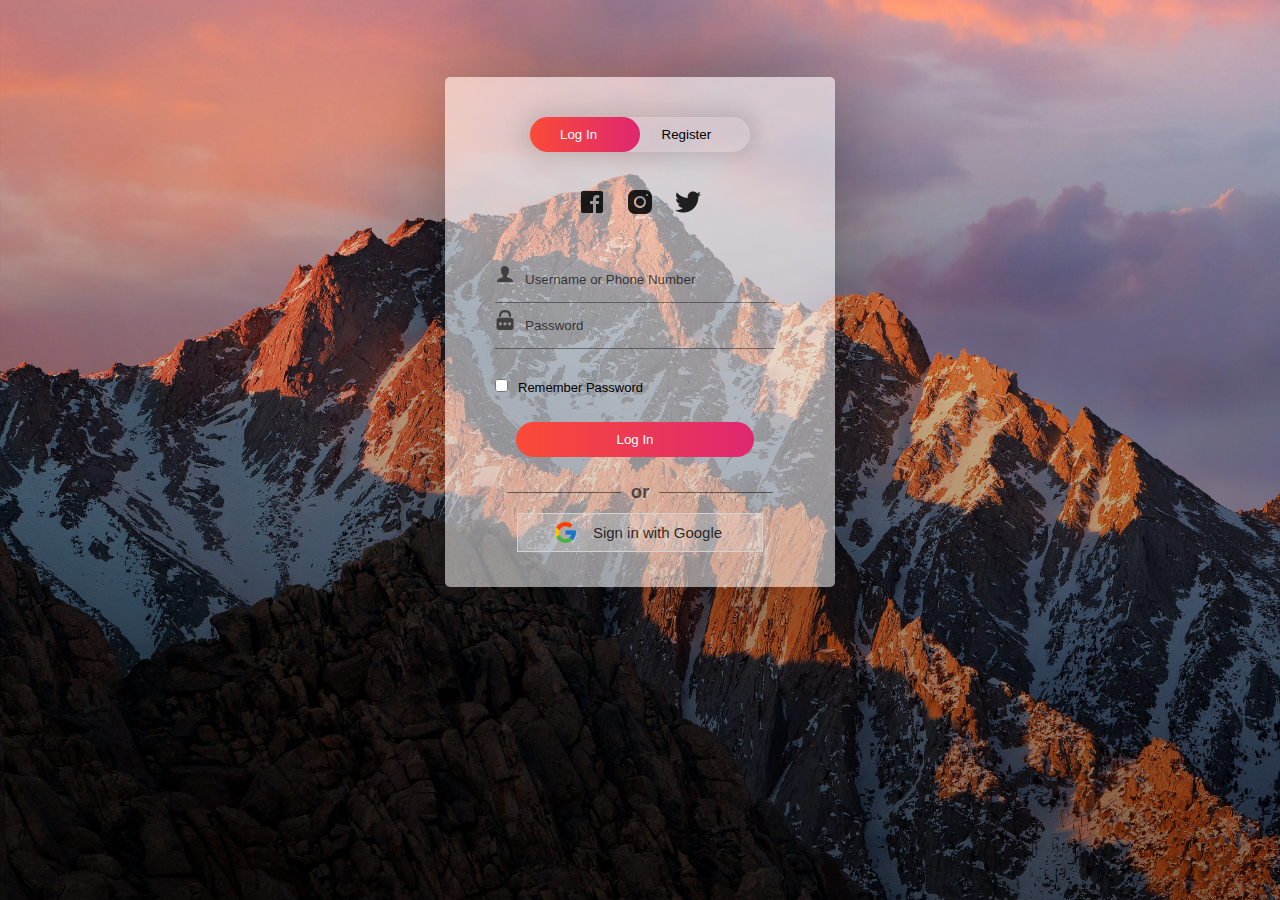
<file: login.html>
<!DOCTYPE html>
<html>
<head>
	<link rel="shortcut icon" type="png" href="images/icon/favicon.png">
	<title>Login SignUp</title>
	<link rel="stylesheet" type="text/css" href="loginStyle.css">
	<script src="https://ajax.googleapis.com/ajax/libs/jquery/3.4.1/jquery.min.js"></script>

  <!-- It will redirect to the Home Page after submitting the form -->
  <script>
  $(document).ready(function(){
    $("form").submit(function(){
      alert("Great Job !");
    });
  });
  </script>
</head>
<body>
		<div class="form-box">
			<div class="button-box">
				<div id="btn"></div>
				<button type="button" class="toggle-btn" id="log" onclick="login()" style="color: #fff;">Log In</button>
				<button type="button" class="toggle-btn" id="reg" onclick="register()">Register</button>
			</div>
			<div class="social-icons">
				<img src="images/icon/fb2.png">
				<img src="images/icon/insta2.png">
				<img src="images/icon/tt2.png">
			</div>
			
			<!-- Login Form -->
			<form id="login" class="input-group" action="index.html">
				<div class="inp">
					<img src="images/icon/user.png"><input type="text" id="email" class="input-field" placeholder="Username or Phone Number" style="width: 88%; border:none;" required="required">
				</div>
				<div class="inp">
					<img src="images/icon/password.png"><input type="password" id="password" class="input-field" placeholder="Password" style="width: 88%; border: none;" required="required">
				</div>
				<input type="checkbox" class="check-box">Remember Password
				<button type="submit" class="submit-btn">Log In</button>
			</form>


			<div class="other" id="other">
				<div class="instead">
					<h3>or</h3>
				</div>
				<button class="connect" onclick="google()">
					<img src="images/icon/google.png"><span>Sign in with Google</span>
				</button>
			</div>
			
			<!-- Registration Form -->
			<form id="register" class="input-group">
				<input type="text" class="input-field" placeholder="Full Name" required="required">
				<input type="email" class="input-field" placeholder="Email Address" required="required">
				<input type="password" class="input-field" placeholder="Create Password" name="psame" required="required">
				<input type="password" class="input-field" placeholder="Confirm Password" name="psame" required="required">
				<input type="checkbox" class="check-box" id="chkAgree" onclick="goFurther()">I agree to the Terms & Conditions
				<button type="submit" id="btnSubmit" class="submit-btn reg-btn">Register</button>
			</form>
		</div>
		<script type="text/javascript" src="script.js"></script>
</body>
</html>
</file>
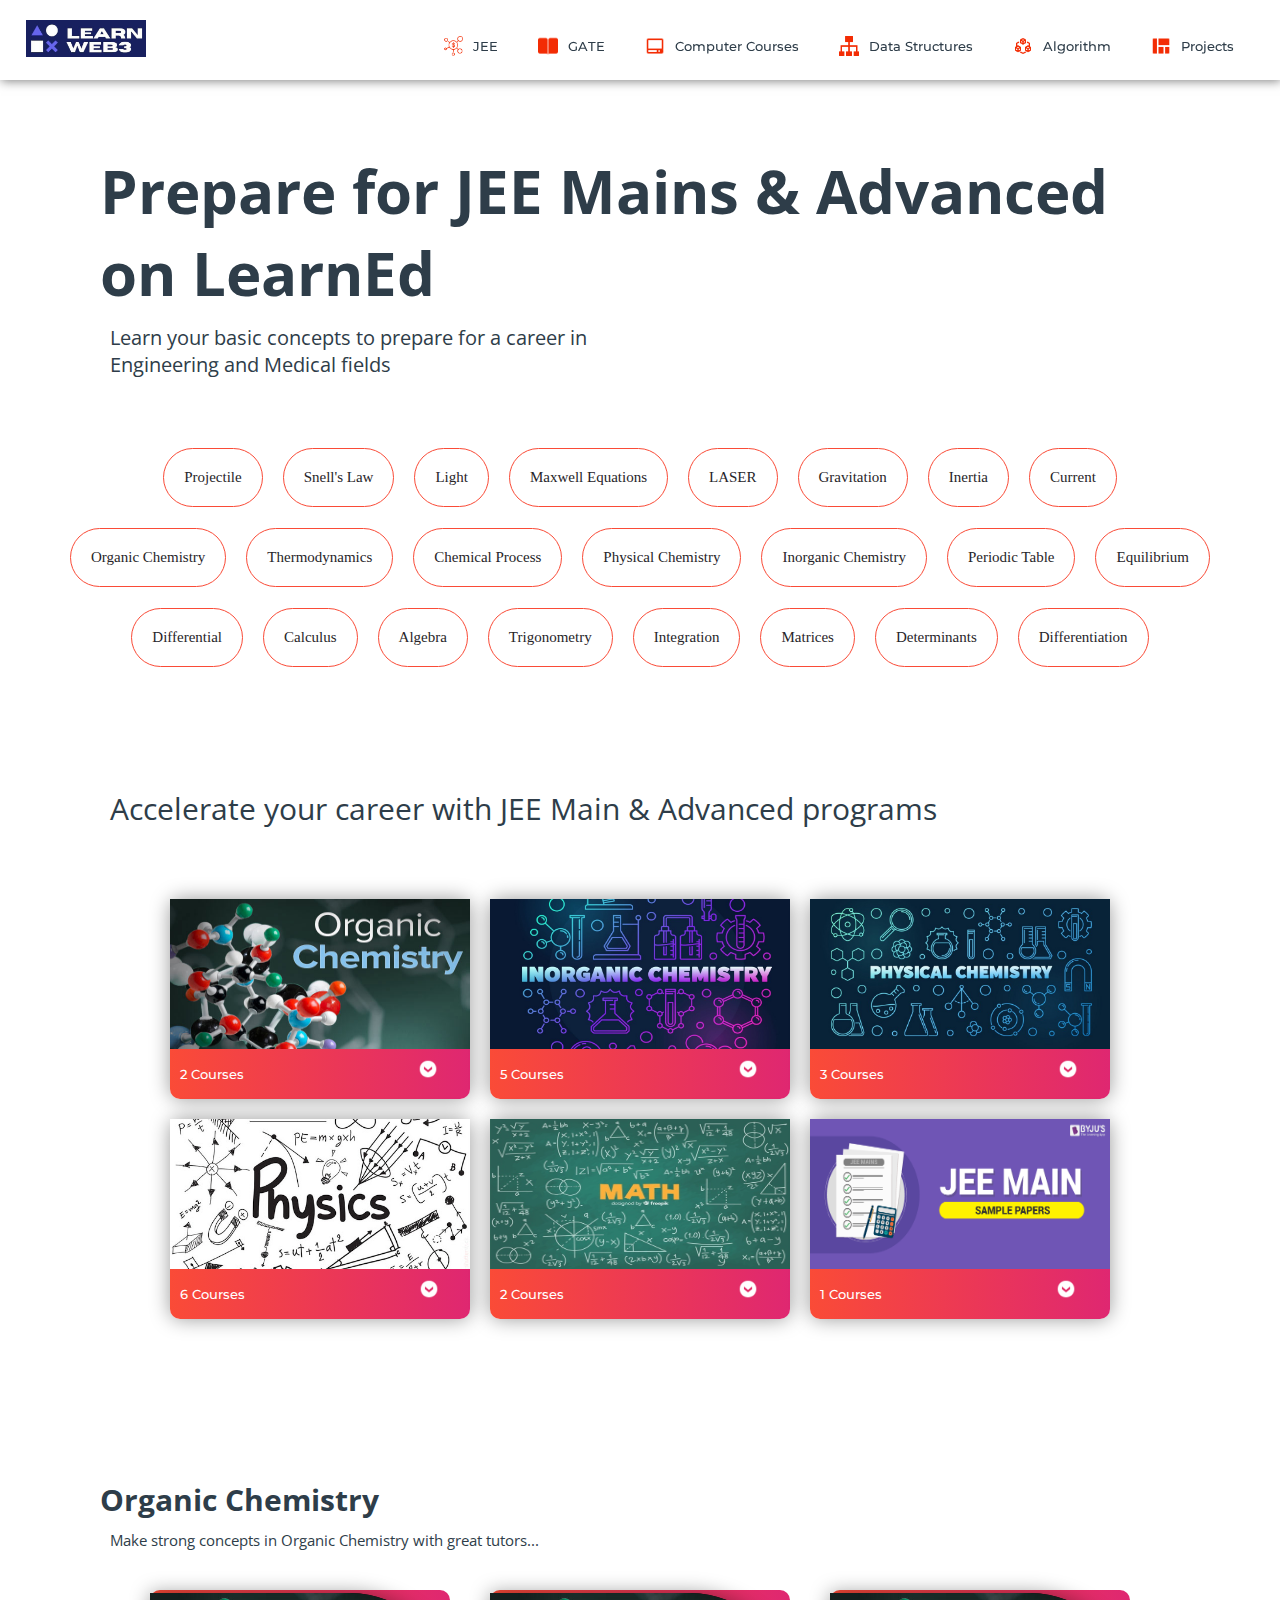
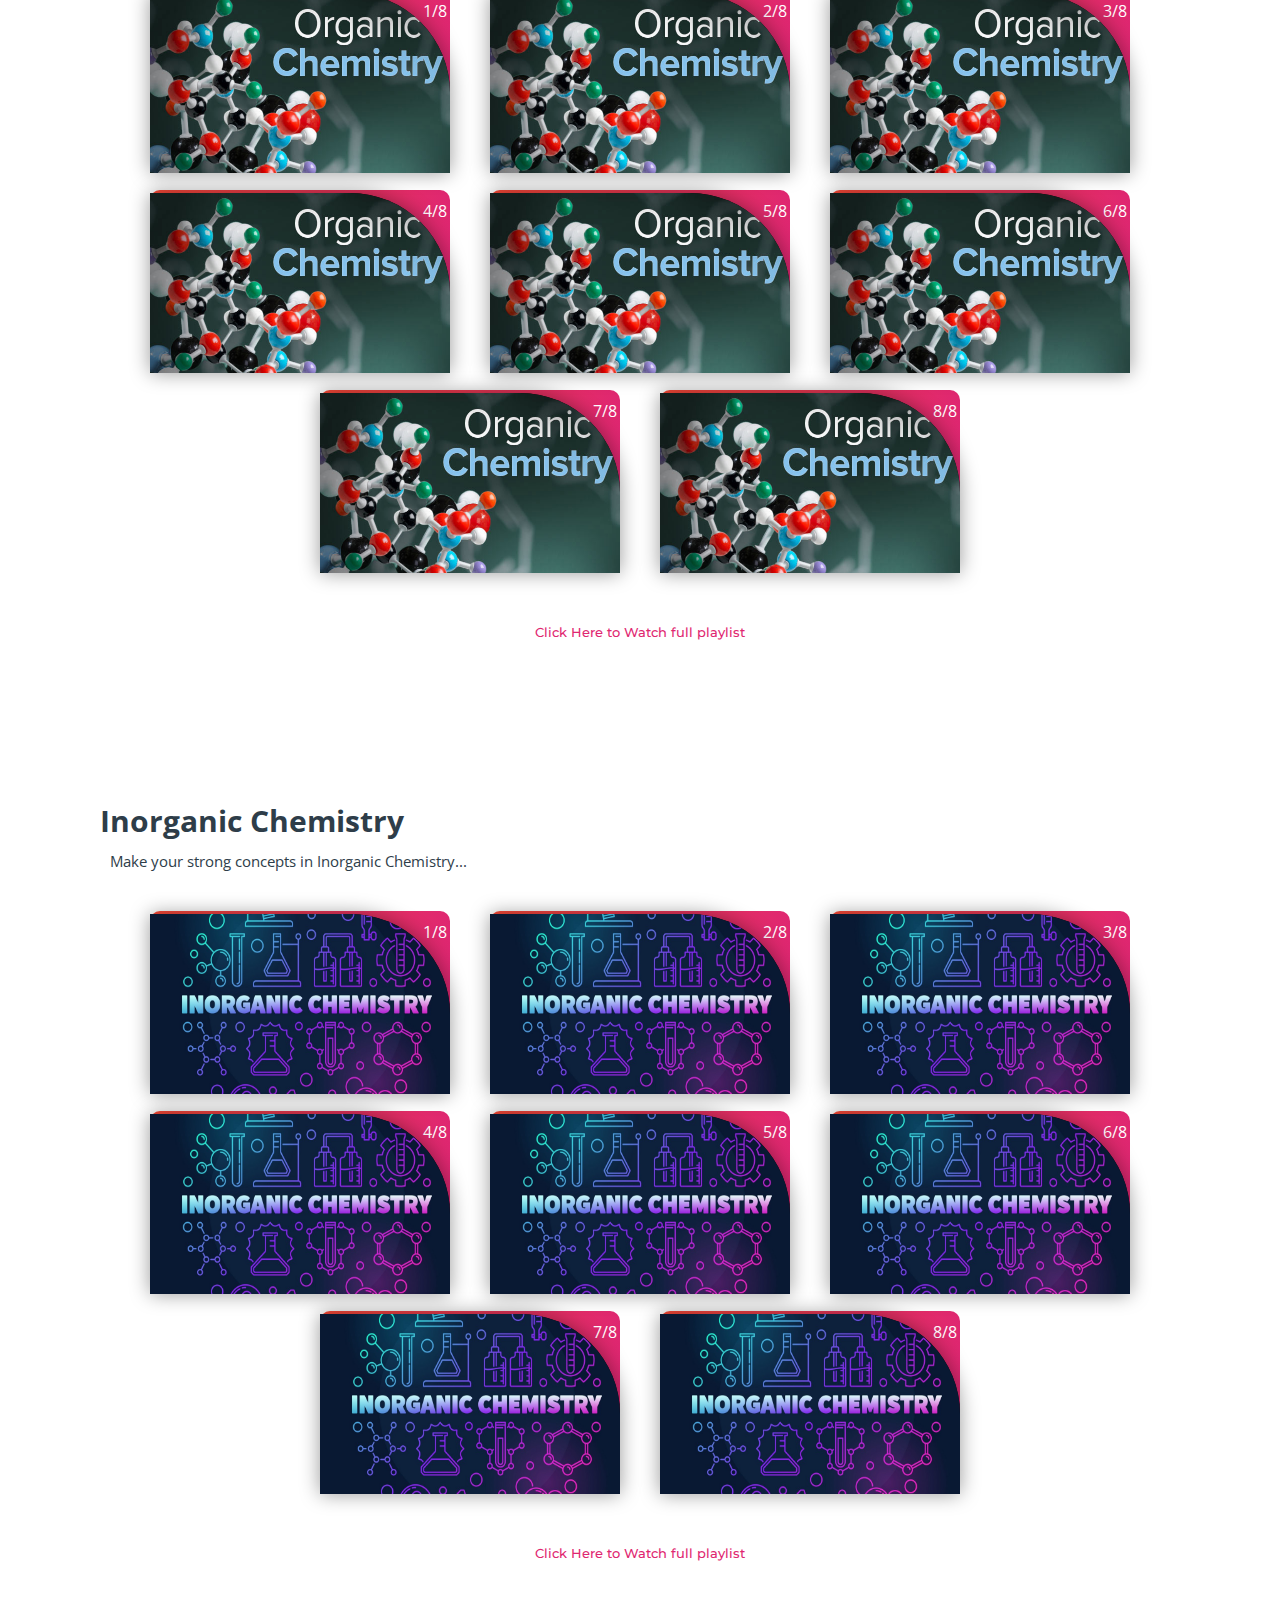
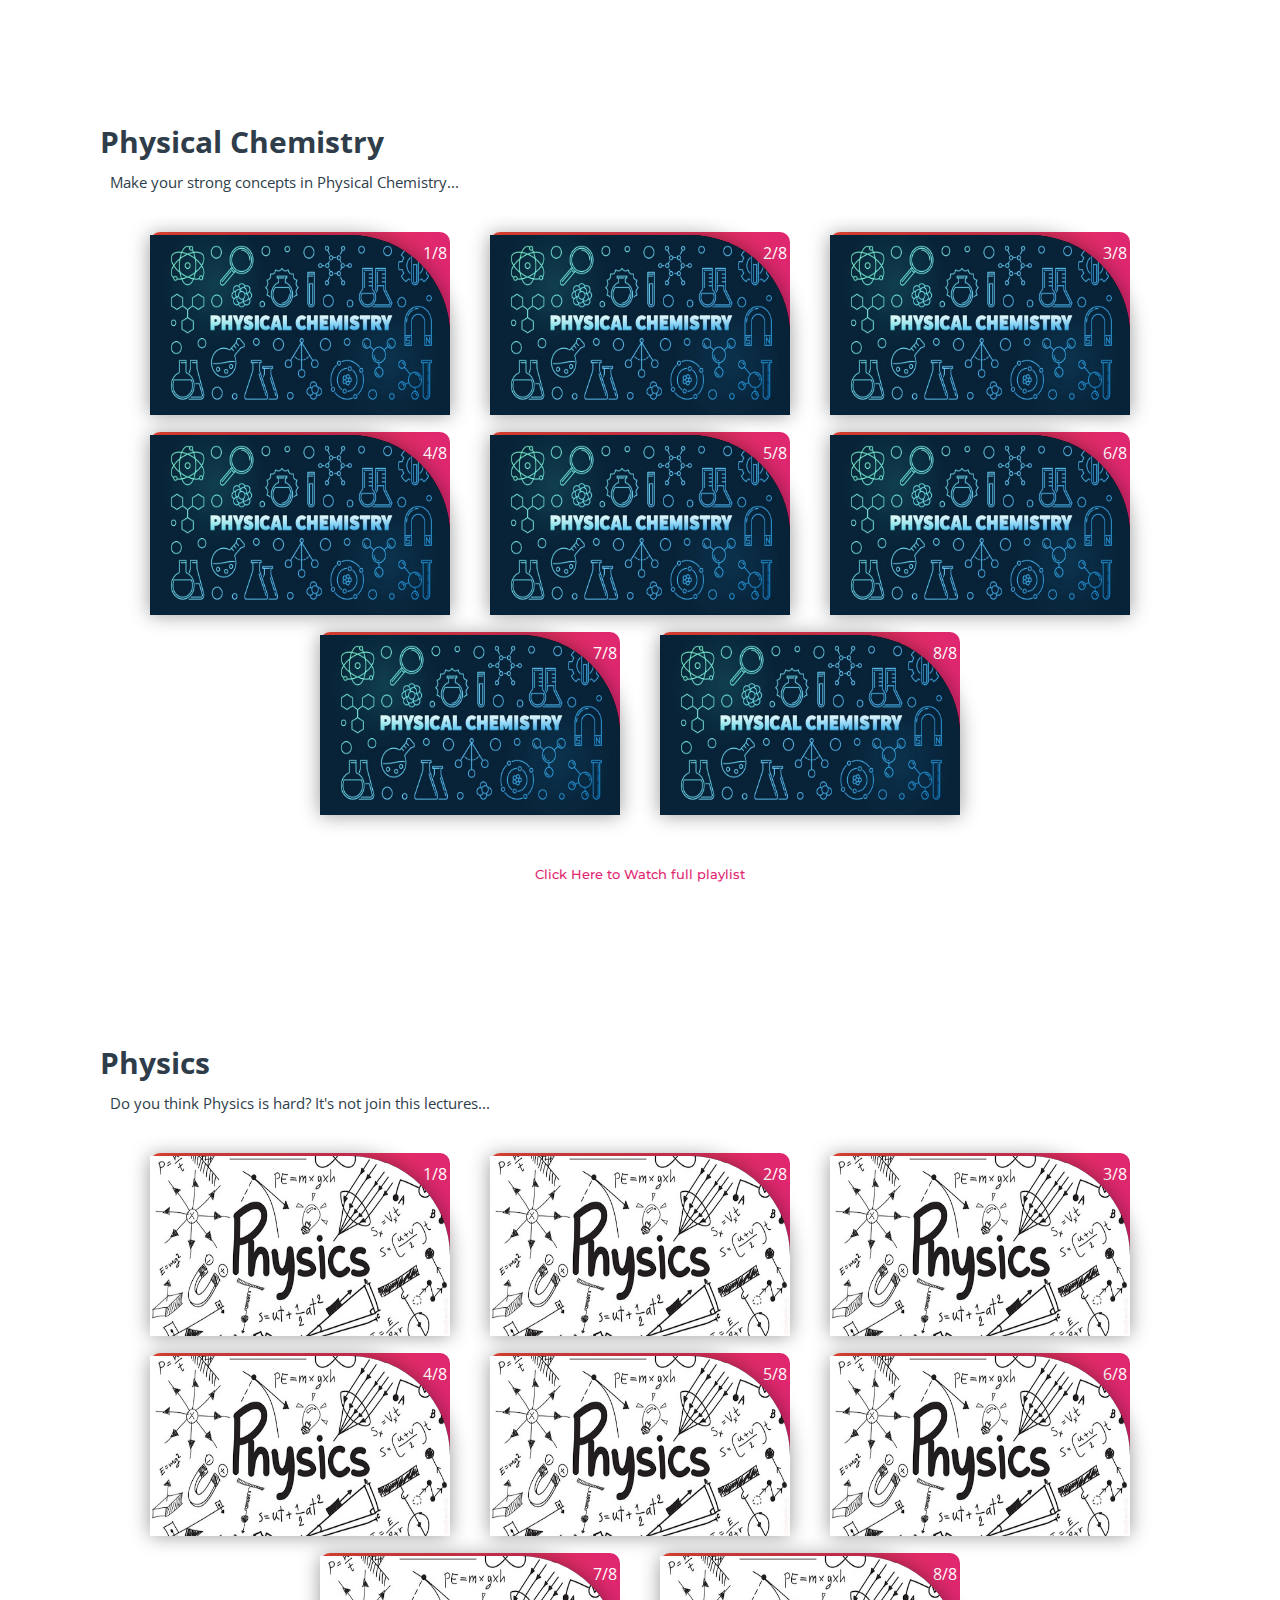
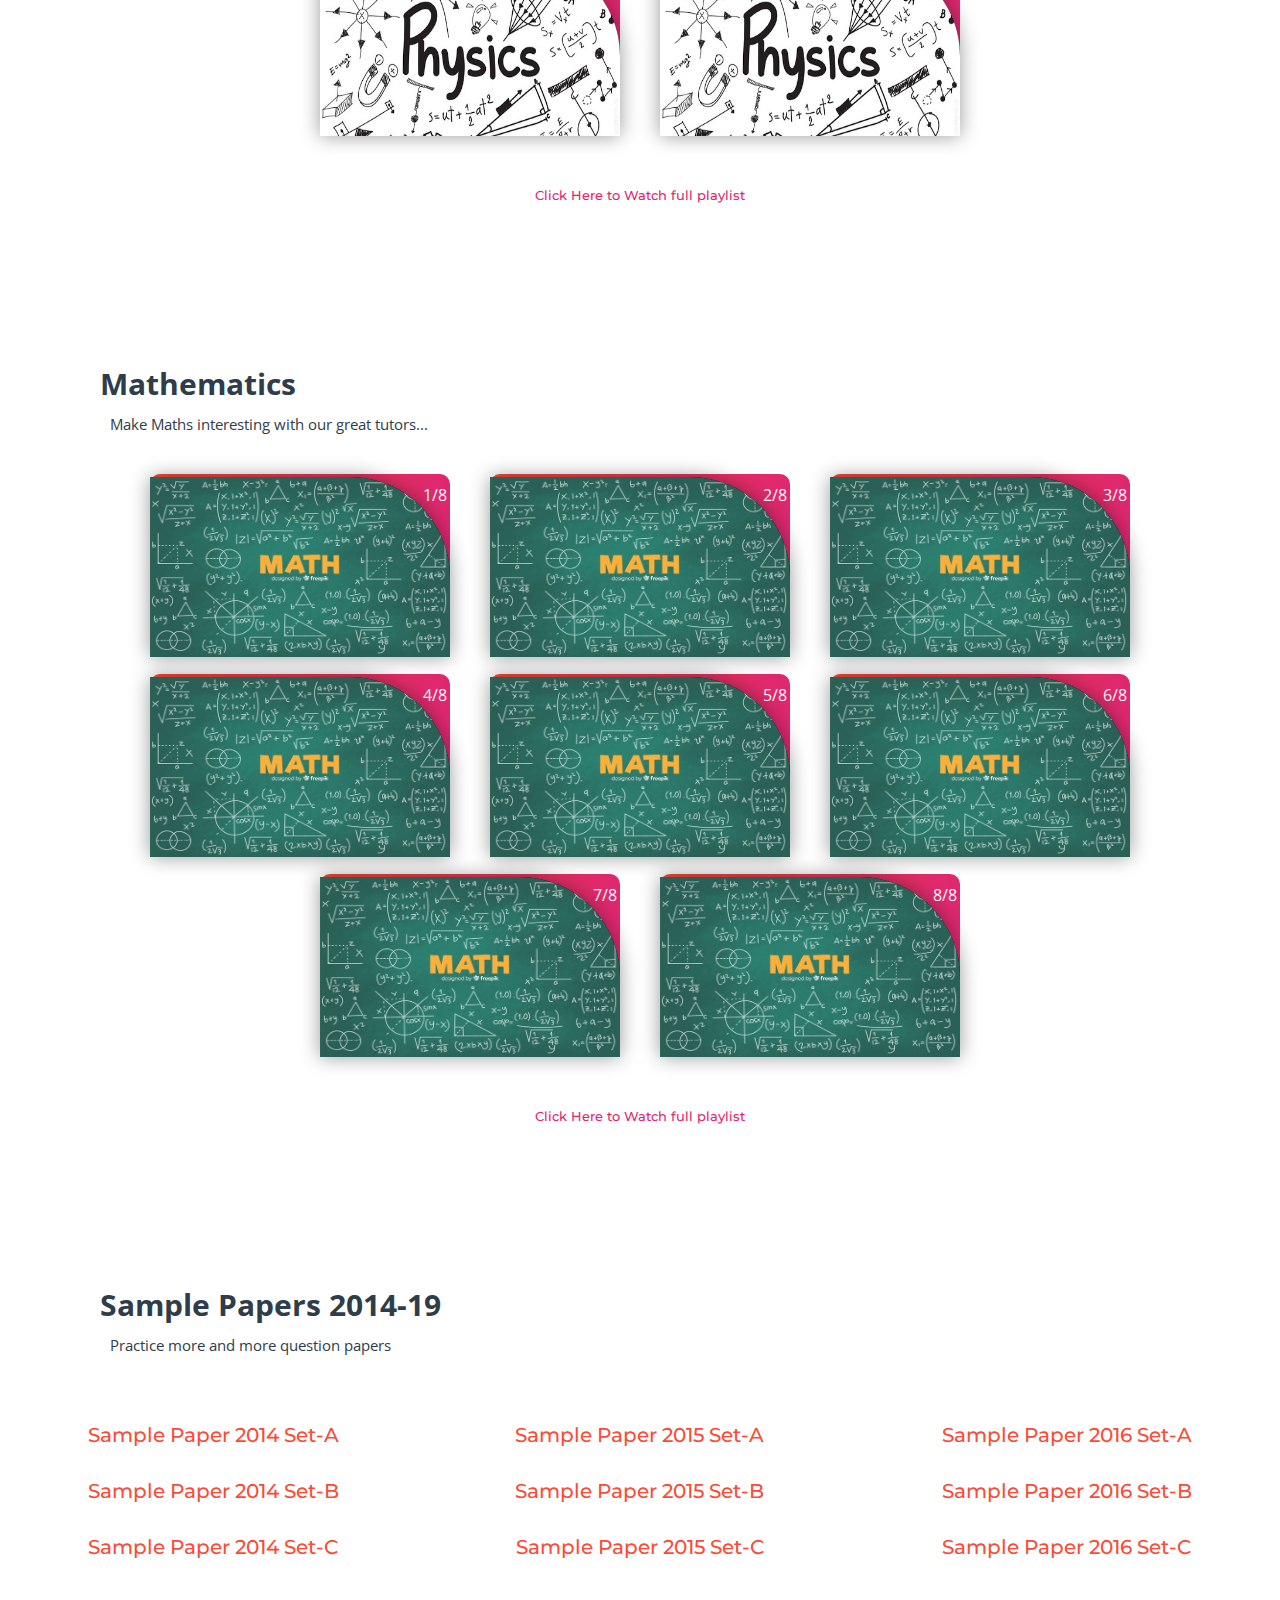
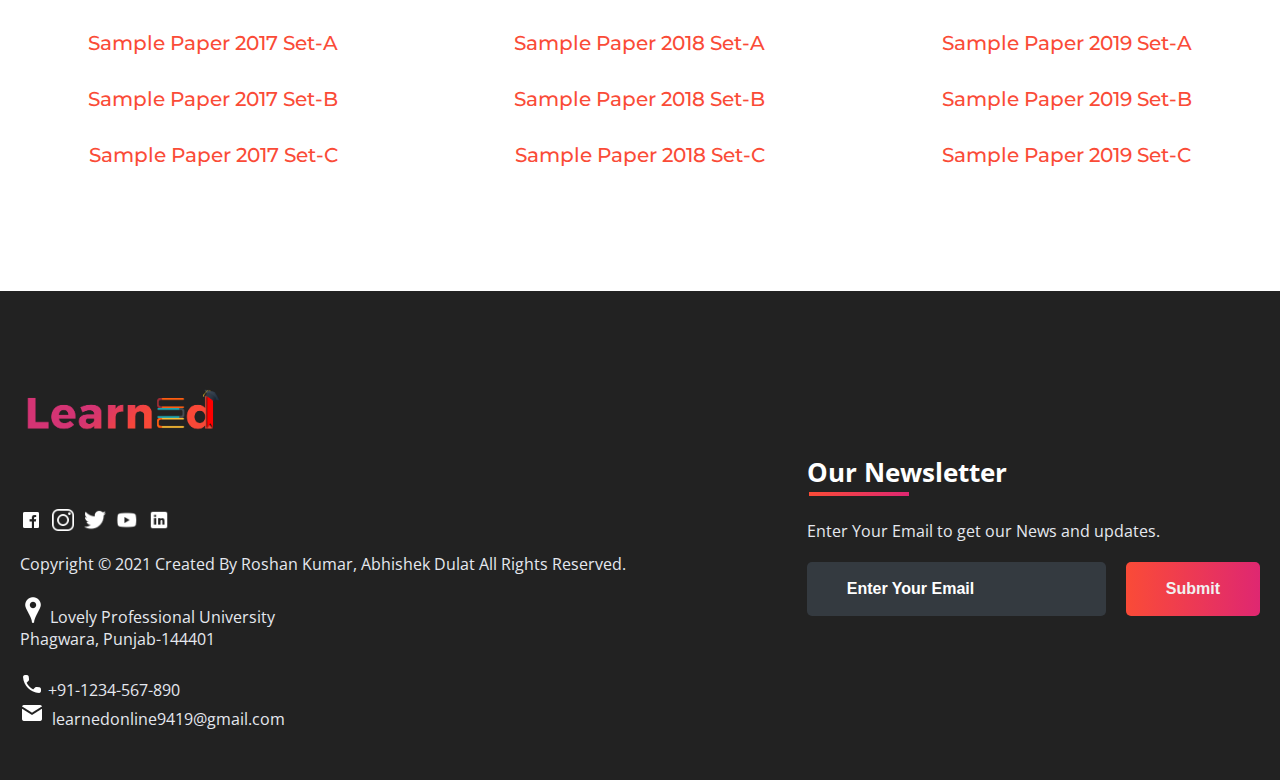
<file: subjects/jee.html>
<!DOCTYPE html>
<html>
<head>
	<link rel="shortcut icon" type="png" href="../images/icon/favicon.png">
	<title>Prepare for JEE Mains & Advanced</title>
	<link rel="stylesheet" type="text/css" href="subjects.css">
	<script type="text/javascript" src="../script.js"></script>
</head>
<body>

	<!-- NAVIGATION -->
	<header>
		<div class="nav" id="nav">
			<div id="learned-logo">
			<a href="../index.html"><img src="../images/icon/logof.jpg" style="width: 120px;"></a></div>
			<div class="switch-tab" id="switch-tab" onclick="switchTAB()"><img src="../images/icon/menu.png"></div>
			<ul id="list-switch">
				<li><a href="#"><img src="../images/courses/d1.png" class="icon">JEE</a></li>
				<li><a href="gate.html"><img src="../images/courses/paper.png" class="icon">GATE</a></li>
				<li><a href="computer_courses.html"><img src="../images/courses/computer.png" class="icon">Computer Courses</a></li>
				<li><a href="computer_courses.html#data"><img src="../images/courses/data.png" class="icon">Data Structures</a></li>
				<li><a href="computer_courses.html#algo"><img src="../images/courses/algo.png" class="icon">Algorithm</a></li>
				<li><a href="computer_courses.html#projects"><img src="../images/courses/projects.png" class="icon">Projects</a></li>
			</ul>
			<div class="search" id="search-switch">
				<input type="text" placeholder="Search" class="srch"><button id="srchbtn"><img src="../images/icon/search.png"></button>
			</div>
		</div>
	</header>

	<div class="title">
		<span>Prepare for JEE Mains & Advanced<br>on LearnEd</span>
		<div class="shortdesc">
			<p>Learn your basic concepts to prepare for a career in<br>Engineering and Medical fields</p>
		</div>
	</div>

<!-- Quick Links -->
	<div class="course">
		<div class="cbox">
		<div class="det"><a href="https://en.wikipedia.org/wiki/Projectile" target="_blank">Projectile</a></div>
		<div class="det"><a href="https://en.wikipedia.org/wiki/Snell%27s_law" target="_blank">Snell's Law</a></div>
		<div class="det"><a href="https://en.wikipedia.org/wiki/Light" target="_blank">Light</a></div>
		<div class="det"><a href="https://en.wikipedia.org/wiki/Maxwell%27s_equations" target="_blank">Maxwell Equations</a></div>
		<div class="det"><a href="https://en.wikipedia.org/wiki/Laser" target="_blank">LASER</a></div>
		<div class="det"><a href="https://en.wikipedia.org/wiki/Gravity" target="_blank">Gravitation</a></div>
		<div class="det"><a href="https://en.wikipedia.org/wiki/Inertia" target="_blank">Inertia</a></div>
		<div class="det"><a href="https://en.wikipedia.org/wiki/Current" target="_blank">Current</a></div>
		</div>
		<div class="cbox">
		<div class="det"><a href="#organic">Organic Chemistry</a></div>
		<div class="det"><a href="https://en.wikipedia.org/wiki/Thermodynamics" target="_blank">Thermodynamics</a></div>
		<div class="det"><a href="https://en.wikipedia.org/wiki/Chemical_process" target="_blank">Chemical Process</a></div>
		<div class="det"><a href="#physical">Physical Chemistry</a></div>
		<div class="det"><a href="#inorganic">Inorganic Chemistry</a></div>
		<div class="det"><a href="https://en.wikipedia.org/wiki/Periodic_table" target="_blank">Periodic Table</a></div>
		<div class="det"><a href="https://en.wikipedia.org/wiki/Equilibrium" target="_blank">Equilibrium</a></div>
		</div>
		<div class="cbox">
		<div class="det"><a href="#math">Differential</a></div>
		<div class="det"><a href="#math">Calculus</a></div>
		<div class="det"><a href="#math">Algebra</a></div>
		<div class="det"><a href="#math">Trigonometry</a></div>
		<div class="det"><a href="#math">Integration</a></div>
		<div class="det"><a href="#math">Matrices</a></div>
		<div class="det"><a href="#math">Determinants</a></div>
		<div class="det"><a href="#math">Differentiation</a></div>
		</div>
	</div>

	<div class="inbt">
		Accelerate your career with JEE Main & Advanced programs
	</div>

<!-- COURSES AVAILABLE -->
	<div class="ccard">
	<center>
		<div class="ccardbox">
			<div class="dcard">
				<div class="fpart"><img src="../images/courses/organic.jpg"></div>
				<a href="#organic"><div class="spart">2 Courses <img src="../images/icon/dropdown.png"></div></a>
			</div>
			<div class="dcard">
				<div class="fpart"><img src="../images/courses/inorganic.jpg"></div>
				<a href="#inorganic"><div class="spart">5 Courses <img src="../images/icon/dropdown.png"></div></a>
			</div>
			<div class="dcard">
				<div class="fpart"><img src="../images/courses/physical.jpg"></div>
				<a href="#physical"><div class="spart">3 Courses <img src="../images/icon/dropdown.png"></div></a>
			</div>
		</div>
		<div class="ccardbox">
			<div class="dcard">
				<div class="fpart"><img src="../images/courses/physics.jpg"></div>
				<a href="#physics"><div class="spart">6 Courses <img src="../images/icon/dropdown.png"></div></a>
			</div>
			<div class="dcard">
				<div class="fpart"><img src="../images/courses/math.jpg"></div>
				<a href="#math"><div class="spart">2 Courses <img src="../images/icon/dropdown.png"></div></a>
			</div>
			<div class="dcard">
				<div class="fpart"><img src="../images/courses/paper-download.png"></div>
				<a href="#sample_papers"><div class="spart">1 Courses <img src="../images/icon/dropdown.png"></div></a>
			</div>
		</div>
	</center>
	</div>

<!-- VIDEOS SECTION -->
	<div class="title2" id="organic">
		<span>Organic Chemistry</span>
		<div class="shortdesc2">
			<p>Make strong concepts in Organic Chemistry with great tutors...</p>
		</div>
	</div>
	
	<center>
		<div class="ccardbox2">
			<div class="dcard2"><span class="tag" >1/8</span>
				<div class="fpart2"><img src="../images/courses/organic.jpg">
					<iframe src="https://www.youtube.com/embed/bSMx0NS0XfY" frameborder="0" allow="accelerometer; autoplay; encrypted-media; gyroscope; picture-in-picture" allowfullscreen></iframe>
				</div>
			</div>
			<div class="dcard2"><span class="tag" >2/8</span>
				<div class="fpart2"><img src="../images/courses/organic.jpg">
					<iframe src="https://www.youtube.com/embed/bSMx0NS0XfY" frameborder="0" allow="accelerometer; autoplay; encrypted-media; gyroscope; picture-in-picture" allowfullscreen></iframe>
				</div>
			</div>
			<div class="dcard2"><span class="tag" >3/8</span>
				<div class="fpart2"><img src="../images/courses/organic.jpg">
					<iframe src="https://www.youtube.com/embed/bSMx0NS0XfY" frameborder="0" allow="accelerometer; autoplay; encrypted-media; gyroscope; picture-in-picture" allowfullscreen></iframe>
				</div>
			</div>
			<div class="dcard2"><span class="tag" >4/8</span>
				<div class="fpart2"><img src="../images/courses/organic.jpg">
					<iframe src="https://www.youtube.com/embed/bSMx0NS0XfY" frameborder="0" allow="accelerometer; autoplay; encrypted-media; gyroscope; picture-in-picture" allowfullscreen></iframe>
				</div>
			</div>
		
			<div class="dcard2"><span class="tag" >5/8</span>
				<div class="fpart2"><img src="../images/courses/organic.jpg">
					<iframe src="https://www.youtube.com/embed/bSMx0NS0XfY" frameborder="0" allow="accelerometer; autoplay; encrypted-media; gyroscope; picture-in-picture" allowfullscreen></iframe>
				</div>
			</div>
			<div class="dcard2"><span class="tag" >6/8</span>
				<div class="fpart2"><img src="../images/courses/organic.jpg">
					<iframe src="https://www.youtube.com/embed/bSMx0NS0XfY" frameborder="0" allow="accelerometer; autoplay; encrypted-media; gyroscope; picture-in-picture" allowfullscreen></iframe>
				</div>
			</div>
			<div class="dcard2"><span class="tag" >7/8</span>
				<div class="fpart2"><img src="../images/courses/organic.jpg">
					<iframe src="https://www.youtube.com/embed/bSMx0NS0XfY" frameborder="0" allow="accelerometer; autoplay; encrypted-media; gyroscope; picture-in-picture" allowfullscreen></iframe>
				</div>
			</div>
			<div class="dcard2"><span class="tag" >8/8</span>
				<div class="fpart2"><img src="../images/courses/organic.jpg">
					<iframe src="https://www.youtube.com/embed/bSMx0NS0XfY" frameborder="0" allow="accelerometer; autoplay; encrypted-media; gyroscope; picture-in-picture" allowfullscreen></iframe>
				</div>
			</div>
		</div>
	</center>

<br><br>
	<div class="click-me">
		<a href="https://www.youtube.com/watch?v=bSMx0NS0XfY&list=PL8dPuuaLjXtONguuhLdVmq0HTKS0jksS4" target="_blank">Click Here to Watch full playlist</a>
	</div>

<!-- VIDEOS SECTION -->

	<div class="title2" id="inorganic">
		<span>Inorganic Chemistry</span>
		<div class="shortdesc2">
			<p>Make your strong concepts in Inorganic Chemistry...</p>
		</div>
	</div>
	<center>
		<div class="ccardbox2">
			<div class="dcard2"><span class="tag" >1/8</span>
				<div class="fpart2"><img src="../images/courses/inorganic.jpg">
					<iframe src="https://www.youtube.com/embed/2B8CRyfGLo4" frameborder="0" allow="accelerometer; autoplay; encrypted-media; gyroscope; picture-in-picture" allowfullscreen></iframe>
				</div>
			</div>
			<div class="dcard2"><span class="tag" >2/8</span>
				<div class="fpart2"><img src="../images/courses/inorganic.jpg">
					<iframe src="https://www.youtube.com/embed/2B8CRyfGLo4" frameborder="0" allow="accelerometer; autoplay; encrypted-media; gyroscope; picture-in-picture" allowfullscreen></iframe>
				</div>
			</div>
			<div class="dcard2"><span class="tag" >3/8</span>
				<div class="fpart2"><img src="../images/courses/inorganic.jpg">
					<iframe src="https://www.youtube.com/embed/2B8CRyfGLo4" frameborder="0" allow="accelerometer; autoplay; encrypted-media; gyroscope; picture-in-picture" allowfullscreen></iframe>
				</div>
			</div>
			<div class="dcard2"><span class="tag" >4/8</span>
				<div class="fpart2"><img src="../images/courses/inorganic.jpg">
					<iframe src="https://www.youtube.com/embed/2B8CRyfGLo4" frameborder="0" allow="accelerometer; autoplay; encrypted-media; gyroscope; picture-in-picture" allowfullscreen></iframe>
				</div>
			</div>
		
			<div class="dcard2"><span class="tag" >5/8</span>
				<div class="fpart2"><img src="../images/courses/inorganic.jpg">
					<iframe src="https://www.youtube.com/embed/2B8CRyfGLo4" frameborder="0" allow="accelerometer; autoplay; encrypted-media; gyroscope; picture-in-picture" allowfullscreen></iframe>
				</div>
			</div>
			<div class="dcard2"><span class="tag" >6/8</span>
				<div class="fpart2"><img src="../images/courses/inorganic.jpg">
					<iframe src="https://www.youtube.com/embed/2B8CRyfGLo4" frameborder="0" allow="accelerometer; autoplay; encrypted-media; gyroscope; picture-in-picture" allowfullscreen></iframe>
				</div>
			</div>
			<div class="dcard2"><span class="tag" >7/8</span>
				<div class="fpart2"><img src="../images/courses/inorganic.jpg">
					<iframe src="https://www.youtube.com/embed/2B8CRyfGLo4" frameborder="0" allow="accelerometer; autoplay; encrypted-media; gyroscope; picture-in-picture" allowfullscreen></iframe>
				</div>
			</div>
			<div class="dcard2"><span class="tag" >8/8</span>
				<div class="fpart2"><img src="../images/courses/inorganic.jpg">
					<iframe src="https://www.youtube.com/embed/Iuo9PpGE04Y" frameborder="0" allow="accelerometer; autoplay; encrypted-media; gyroscope; picture-in-picture" allowfullscreen></iframe>
				</div>
			</div>
		</div>
	</center>
<br><br>
	<div class="click-me">
		<a href="https://www.youtube.com/watch?v=2B8CRyfGLo4" target="_blank">Click Here to Watch full playlist</a>
	</div>

<!-- VIDEOS SECTION -->

	<div class="title2" id="physical">
		<span>Physical Chemistry</span>
		<div class="shortdesc2">
			<p>Make your strong concepts in Physical Chemistry...</p>
		</div>
	</div>
	<center>
		<div class="ccardbox2">
			<div class="dcard2"><span class="tag" >1/8</span>
				<div class="fpart2"><img src="../images/courses/physical.jpg">
					<iframe src="https://www.youtube.com/embed/2y4cf47I21A" frameborder="0" allow="accelerometer; autoplay; encrypted-media; gyroscope; picture-in-picture" allowfullscreen></iframe>
				</div>
			</div>
			<div class="dcard2"><span class="tag" >2/8</span>
				<div class="fpart2"><img src="../images/courses/physical.jpg">
					<iframe src="https://www.youtube.com/embed/2y4cf47I21A" frameborder="0" allow="accelerometer; autoplay; encrypted-media; gyroscope; picture-in-picture" allowfullscreen></iframe>
				</div>
			</div>
			<div class="dcard2"><span class="tag" >3/8</span>
				<div class="fpart2"><img src="../images/courses/physical.jpg">
					<iframe src="https://www.youtube.com/embed/2y4cf47I21A" frameborder="0" allow="accelerometer; autoplay; encrypted-media; gyroscope; picture-in-picture" allowfullscreen></iframe>
				</div>
			</div>
			<div class="dcard2"><span class="tag" >4/8</span>
				<div class="fpart2"><img src="../images/courses/physical.jpg">
					<iframe src="https://www.youtube.com/embed/2y4cf47I21A" frameborder="0" allow="accelerometer; autoplay; encrypted-media; gyroscope; picture-in-picture" allowfullscreen></iframe>
				</div>
			</div>
		
			<div class="dcard2"><span class="tag" >5/8</span>
				<div class="fpart2"><img src="../images/courses/physical.jpg">
					<iframe src="https://www.youtube.com/embed/2y4cf47I21A" frameborder="0" allow="accelerometer; autoplay; encrypted-media; gyroscope; picture-in-picture" allowfullscreen></iframe>
				</div>
			</div>
			<div class="dcard2"><span class="tag" >6/8</span>
				<div class="fpart2"><img src="../images/courses/physical.jpg">
					<iframe src="https://www.youtube.com/embed/2y4cf47I21A" frameborder="0" allow="accelerometer; autoplay; encrypted-media; gyroscope; picture-in-picture" allowfullscreen></iframe>
				</div>
			</div>
			<div class="dcard2"><span class="tag" >7/8</span>
				<div class="fpart2"><img src="../images/courses/physical.jpg">
					<iframe src="https://www.youtube.com/embed/2y4cf47I21A" frameborder="0" allow="accelerometer; autoplay; encrypted-media; gyroscope; picture-in-picture" allowfullscreen></iframe>
				</div>
			</div>
			<div class="dcard2"><span class="tag" >8/8</span>
				<div class="fpart2"><img src="../images/courses/physical.jpg">
					<iframe src="https://www.youtube.com/embed/2y4cf47I21A" frameborder="0" allow="accelerometer; autoplay; encrypted-media; gyroscope; picture-in-picture" allowfullscreen></iframe>
				</div>
			</div>
		</div>
	</center>
<br><br>
	<div class="click-me">
		<a href="https://youtu.be/2y4cf47I21A" target="_blank">Click Here to Watch full playlist</a>
	</div>


<!-- VIDEOS SECTION -->

	<div class="title2" id="physics">
		<span>Physics</span>
		<div class="shortdesc2">
			<p>Do you think Physics is hard? It's not join this lectures...</p>
		</div>
	</div>
	<center>
		<div class="ccardbox2">
			<div class="dcard2"><span class="tag" >1/8</span>
				<div class="fpart2"><img src="../images/courses/physics.jpg">
					<iframe src="https://www.youtube.com/embed/FYE0YYuAyu0" frameborder="0" allow="accelerometer; autoplay; encrypted-media; gyroscope; picture-in-picture" allowfullscreen></iframe>
				</div>
			</div>
			<div class="dcard2"><span class="tag" >2/8</span>
				<div class="fpart2"><img src="../images/courses/physics.jpg">
					<iframe src="https://www.youtube.com/embed/FYE0YYuAyu0" frameborder="0" allow="accelerometer; autoplay; encrypted-media; gyroscope; picture-in-picture" allowfullscreen></iframe>
				</div>
			</div>
			<div class="dcard2"><span class="tag" >3/8</span>
				<div class="fpart2"><img src="../images/courses/physics.jpg">
					<iframe src="https://www.youtube.com/embed/FYE0YYuAyu0" frameborder="0" allow="accelerometer; autoplay; encrypted-media; gyroscope; picture-in-picture" allowfullscreen></iframe>
				</div>
			</div>
			<div class="dcard2"><span class="tag" >4/8</span>
				<div class="fpart2"><img src="../images/courses/physics.jpg">
					<iframe src="https://www.youtube.com/embed/FYE0YYuAyu0" frameborder="0" allow="accelerometer; autoplay; encrypted-media; gyroscope; picture-in-picture" allowfullscreen></iframe>
				</div>
			</div>
		
			<div class="dcard2"><span class="tag" >5/8</span>
				<div class="fpart2"><img src="../images/courses/physics.jpg">
					<iframe src="https://www.youtube.com/embed/FYE0YYuAyu0" frameborder="0" allow="accelerometer; autoplay; encrypted-media; gyroscope; picture-in-picture" allowfullscreen></iframe>
				</div>
			</div>
			<div class="dcard2"><span class="tag" >6/8</span>
				<div class="fpart2"><img src="../images/courses/physics.jpg">
					<iframe src="https://www.youtube.com/embed/FYE0YYuAyu0" frameborder="0" allow="accelerometer; autoplay; encrypted-media; gyroscope; picture-in-picture" allowfullscreen></iframe>
				</div>
			</div>
			<div class="dcard2"><span class="tag" >7/8</span>
				<div class="fpart2"><img src="../images/courses/physics.jpg">
					<iframe src="https://www.youtube.com/embed/FYE0YYuAyu0" frameborder="0" allow="accelerometer; autoplay; encrypted-media; gyroscope; picture-in-picture" allowfullscreen></iframe>
				</div>
			</div>
			<div class="dcard2"><span class="tag" >8/8</span>
				<div class="fpart2"><img src="../images/courses/physics.jpg">
					<iframe src="https://www.youtube.com/embed/FYE0YYuAyu0" frameborder="0" allow="accelerometer; autoplay; encrypted-media; gyroscope; picture-in-picture" allowfullscreen></iframe>
				</div>
			</div>
		</div>
	</center>
<br><br>
	<div class="click-me">
		<a href="https://youtu.be/FYE0YYuAyu0" target="_blank">Click Here to Watch full playlist</a>
	</div>

<!-- VIDEOS SECTION -->

	<div class="title2" id="math">
		<span>Mathematics</span>
		<div class="shortdesc2">
			<p>Make Maths interesting with our great tutors...</p>
		</div>
	</div>
	<center>
		<div class="ccardbox2">
			<div class="dcard2"><span class="tag" >1/8</span>
				<div class="fpart2"><img src="../images/courses/math.jpg">
					<iframe src="https://www.youtube.com/embed/xxGyTHWrHZg" frameborder="0" allow="accelerometer; autoplay; encrypted-media; gyroscope; picture-in-picture" allowfullscreen></iframe>
				</div>
			</div>
			<div class="dcard2"><span class="tag" >2/8</span>
				<div class="fpart2"><img src="../images/courses/math.jpg">
					<iframe src="https://www.youtube.com/embed/xxGyTHWrHZg" frameborder="0" allow="accelerometer; autoplay; encrypted-media; gyroscope; picture-in-picture" allowfullscreen></iframe>
				</div>
			</div>
			<div class="dcard2"><span class="tag" >3/8</span>
				<div class="fpart2"><img src="../images/courses/math.jpg">
					<iframe src="https://www.youtube.com/embed/xxGyTHWrHZg" frameborder="0" allow="accelerometer; autoplay; encrypted-media; gyroscope; picture-in-picture" allowfullscreen></iframe>
				</div>
			</div>
			<div class="dcard2"><span class="tag" >4/8</span>
				<div class="fpart2"><img src="../images/courses/math.jpg">
					<iframe src="https://www.youtube.com/embed/xxGyTHWrHZg" frameborder="0" allow="accelerometer; autoplay; encrypted-media; gyroscope; picture-in-picture" allowfullscreen></iframe>
				</div>
			</div>
		
			<div class="dcard2"><span class="tag" >5/8</span>
				<div class="fpart2"><img src="../images/courses/math.jpg">
					<iframe src="https://www.youtube.com/embed/xxGyTHWrHZg" frameborder="0" allow="accelerometer; autoplay; encrypted-media; gyroscope; picture-in-picture" allowfullscreen></iframe>
				</div>
			</div>
			<div class="dcard2"><span class="tag" >6/8</span>
				<div class="fpart2"><img src="../images/courses/math.jpg">
					<iframe src="https://www.youtube.com/embed/xxGyTHWrHZg" frameborder="0" allow="accelerometer; autoplay; encrypted-media; gyroscope; picture-in-picture" allowfullscreen></iframe>
				</div>
			</div>
			<div class="dcard2"><span class="tag" >7/8</span>
				<div class="fpart2"><img src="../images/courses/math.jpg">
					<iframe src="https://www.youtube.com/embed/xxGyTHWrHZg" frameborder="0" allow="accelerometer; autoplay; encrypted-media; gyroscope; picture-in-picture" allowfullscreen></iframe>
				</div>
			</div>
			<div class="dcard2"><span class="tag" >8/8</span>
				<div class="fpart2"><img src="../images/courses/math.jpg">
					<iframe src="https://www.youtube.com/embed/xxGyTHWrHZg" frameborder="0" allow="accelerometer; autoplay; encrypted-media; gyroscope; picture-in-picture" allowfullscreen></iframe>
				</div>
			</div>
		</div>
	</center>

<br><br>
	<div class="click-me">
		<a href="https://youtu.be/xxGyTHWrHZg" target="_blank">Click Here to Watch full playlist</a>
	</div>


<!-- SAMPLE PAPERS -->
	<div class="title2" id="sample_papers">
		<span>Sample Papers 2014-19</span>
		<div class="shortdesc2">
			<p>Practice more and more question papers</p>
		</div>
	</div>

	<div class="sample">
		<ul>
			<li><a href="../samplePapers/p1.pdf" target="_blank">Sample Paper 2014 Set-A</a></li>
			<li><a href="../samplePapers/p1.pdf" target="_blank">Sample Paper 2014 Set-B</a></li>
			<li><a href="../samplePapers/p1.pdf" target="_blank">Sample Paper 2014 Set-C</a></li>
		</ul>
		<ul>
			<li><a href="../samplePapers/p1.pdf" target="_blank">Sample Paper 2015 Set-A</a></li>
			<li><a href="../samplePapers/p1.pdf" target="_blank">Sample Paper 2015 Set-B</a></li>
			<li><a href="../samplePapers/p1.pdf" target="_blank">Sample Paper 2015 Set-C</a></li>
		</ul>
		<ul>
			<li><a href="../samplePapers/p1.pdf" target="_blank">Sample Paper 2016 Set-A</a></li>
			<li><a href="../samplePapers/p1.pdf" target="_blank">Sample Paper 2016 Set-B</a></li>
			<li><a href="../samplePapers/p1.pdf" target="_blank">Sample Paper 2016 Set-C</a></li>
		</ul>
	</div>
	<div class="sample lastSample">
		<ul>
			<li><a href="../samplePapers/p1.pdf" target="_blank">Sample Paper 2017 Set-A</a></li>
			<li><a href="../samplePapers/p1.pdf" target="_blank">Sample Paper 2017 Set-B</a></li>
			<li><a href="../samplePapers/p1.pdf" target="_blank">Sample Paper 2017 Set-C</a></li>
		</ul>
		<ul>
			<li><a href="../samplePapers/p1.pdf" target="_blank">Sample Paper 2018 Set-A</a></li>
			<li><a href="../samplePapers/p1.pdf" target="_blank">Sample Paper 2018 Set-B</a></li>
			<li><a href="../samplePapers/p1.pdf" target="_blank">Sample Paper 2018 Set-C</a></li>
		</ul>
		<ul>
			<li><a href="../samplePapers/p1.pdf" target="_blank">Sample Paper 2019 Set-A</a></li>
			<li><a href="../samplePapers/p1.pdf" target="_blank">Sample Paper 2019 Set-B</a></li>
			<li><a href="../samplePapers/p1.pdf" target="_blank">Sample Paper 2019 Set-C</a></li>
		</ul>
	</div>

<!-- FOOTER -->
<footer>
	<div class="footer-container">
		<div class="left-col">
			<img src="../images/icon/logo - Copy.png" style="width: 200px;">
			<div class="logo"></div>
			<div class="social-media">
				<a href="#"><img src="../images/icon\fb.png"></a>
				<a href="#"><img src="../images/icon\insta.png"></a>
				<a href="#"><img src="../images/icon\tt.png"></a>
				<a href="#"><img src="../images/icon\ytube.png"></a>
				<a href="#"><img src="../images/icon\linkedin.png"></a>
			</div><br><br>
			<p class="rights-text">Copyright © 2021 Created By Roshan Kumar, Abhishek Dulat All Rights Reserved.</p>
			<br><p><img src="../images/icon/location.png"> Lovely Professional University<br>Phagwara, Punjab-144401</p><br>
			<p><img src="../images/icon/phone.png"> +91-1234-567-890<br><img src="../images/icon/mail.png">&nbsp; learnedonline9419@gmail.com</p>
		</div>
		<div class="right-col">
			<h1 style="color: #fff">Our Newsletter</h1>
			<div class="border"></div><br>
			<p>Enter Your Email to get our News and updates.</p>
			<form class="newsletter-form">
				<input class="txtb" type="email" placeholder="Enter Your Email">
				<input class="btn" type="submit" value="Submit">
			</form>
		</div>
	</div>
</footer>

</body>
</html>
</file>
<file: loginStyle.css>
* {
	margin: 0;
	padding: 0;
	font-family: sans-serif;
}

body {
	background-image: linear-gradient(rgba(0,0,0,0),rgba(0,0,0,0.5)),url("images/extra/backwallpaper.jpg");
	background-size: cover;
	background-attachment: fixed;
	display: flex;
	justify-content: center;
}
.logo {
	display: flex;
	justify-content: center;
}
.logo img {
	width: 100px;
}
.form-box
{
	width: 380px;
	height: 500px;
	position: relative;
	margin: 6% auto;
	background: #fff8;
	padding: 5px;
	border-radius: 5px;
	overflow: hidden;
	box-shadow: 0px 0px 100px rgba(0,0,0,0.4);
}

.button-box
{
	width: 220px;
	margin: 35px auto;
	position: relative;
	box-shadow: 0 0 20px 9px rgba(0,0,0,.1);
	border-radius: 30px;
}

.toggle-btn
{
	padding: 10px 30px;
	cursor: pointer;
	background: transparent;
	position: relative;
	border: 0;
	outline: none;
}

#btn
{
	top: 0;
	left: 0;
	position: absolute;
	width: 110px;
	height: 100%;
	background: linear-gradient(to right, #FA4B37, #DF2771);
	border-radius: 30px;
	transition: 0.5s;
}
.social-icons
{
	margin: 30px auto;
	text-align: center;
}
.social-icons img
{
	width: 30px;
	margin: 0 7px;
	cursor: pointer;
	opacity: 0.85;
}

.input-group
{
	top: 180px;
	position: absolute;
	width: 280px;
	transition: .5s;
	font-size: 13px;
	color: #010101;
}
.inp {
	border-bottom: 1px solid rgba(0,0,0,0.4);
	justify-content: center;
}
.inp img{
	width: 20px;
	padding-right: 10px;
}
.input-field
{
	width: 100%;
	padding: 10px 0;
	margin: 5px 0;
	border-left: 0;
	border-right: 0;
	border-top: 0;
	border-bottom: 1px solid rgba(0,0,0,0.4);
	outline: none;
	background: transparent;
	color: rgba(0,0,0);
}
::placeholder { /* Chrome, Firefox, Opera, Safari 10.1+ */
	color: rgba(0,0,0,0.7);
	/*opacity: 1;  Firefox */
}
#register .input-field {
	color: rgba(0,0,0,0.8);
}
.submit-btn
{
	width: 85%;
	padding: 10px 30px;
	cursor: pointer;
	display: block;
	margin: auto;
	background: linear-gradient(to right, #FA4B37, #DF2771);
	color: #fff;
	border: 0;
	outline: none;
	border-radius: 30px;
}

.reg-btn {
	background: lightgray;
}
.check-box
{
	cursor: pointer;
	margin: 30px 10px 30px 0;
}

.instead {
	margin-top: 10px;
}
.instead h3 {
    overflow: hidden;
    text-align: center;
    color: rgba(0,0,0,0.6);
}
.instead h3:before,
.instead h3:after {
    background-color: rgba(0,0,0,0.5);
    content: "";
    display: inline-block;
    height: 1px;
    position: relative;
    vertical-align: middle;
    width: 50%;
}
.instead h3:before {
    right: 0.5em;
    margin-left: -50%;
}
.instead h3:after {
    left: 0.5em;
    margin-right: -50%;
}
span
{
	color: rgba(0,0,0,0.8);
	font-size: 12px;
}

#login
{
	left: 50px;
}
#register
{
	left: 450px;
}

.other {
	display: grid;
	justify-content: center;
	margin-top: 250px;
}

.connect {
	display: flex;
	margin: 10px;
	padding: 0px 30px;
	align-items: center;
	text-align: center;
	justify-content: center;
	border: 1px solid lightgray;
	cursor: pointer;
	outline: none;
	/*border-radius: 10px;*/
	background: #fff3;
}
.connect:hover {
	background: #fff8;
}
.connect img {
	padding: 5px;
	width: 25px;
}
.connect span {
	padding: 10px;
	font-size: 15px;
}
</file>
<file: subjects/subjects.css>
@import url('https://fonts.googleapis.com/css?family=Montserrat:500&display=swap');
@import url('https://fonts.googleapis.com/css?family=Dancing+Script&display=swap');
@import url('https://fonts.googleapis.com/css?family=Open+Sans&display=swap');

* {
	box-sizing: border-box;
	margin: 0;
	padding: 0;
}
html {
	scroll-behavior: smooth;
}
body {
	background: #FFF;
	font-family: 'Open Sans', sans-serif;
}

/*SCROLLBAR Styling*/
::-webkit-scrollbar {
  width: 5px;
}
::-webkit-scrollbar-thumb {
  background: #FA4B37;
  border-radius: 5px;
}
::-webkit-scrollbar-thumb:hover {
  background: #DF2771; 
}

/*NAVIGATION BAR*/
.nav
{
	width: 100%;
	background-color: #fff;
	display: flex;
	flex-wrap: wrap;
	justify-content: space-between;
	align-items: center;
	padding: 20px 2%;
	position: fixed;
	top: 0px;
	z-index: 10;
	box-shadow: 1px 1px 10px rgba(0,0,0,0.5);
}

.nav li, a, button
{
	float: left;
	font-family: "Montserrat", sans-serif;
	font-weight: 500;
	font-size: 13px;
	color: #2E3D49;
	display: block;
	text-decoration: none;
	text-align: center;
}

.nav ul li img {
	width: 20px;
	margin-right: 10px;
	transform: translateY(5px);
	padding-top: 5px;
}

.nav ul li 
{
	list-style: none;
	display: inline-block;
	padding: 0px 20px;
}

.nav ul li a
{
	transition: all 0.3s ease 0s;
}

.nav ul li a:hover
{
	color: #FA4B37;
}

.nav button
{
	padding: 9px 25px;
	background: linear-gradient(to right, #FA4B37, #DF2771);
	color: #fff;
	border: none;
	border-radius: 5px;
	cursor: pointer;
	outline: none;
	transition: all 0.3s ease 0s;
}
#srchbtn {
	padding: 9px 20px;
}
#srchbtn img {
	width: 15px;
	filter: brightness(100);
}
.nav button:hover
{
	opacity: .9;
}
.nav .search
{
	float: right;
}
.nav .search .srch
{
	font-size: 13px;
	width: 300px;
	border: none;
	outline: none;
	border-bottom: 2px solid #FA4B37;
	padding: 9px;
}
.nav .search button
{
	margin-right: 5px;
	float: right;
	margin-left: 10px;
}
.nav .switch-tab {
	cursor: pointer;
	visibility: hidden;
}
.nav .switch-tab img {
	width: 20px;
}
.nav .check-box {
	cursor: pointer;
	visibility: hidden;
}

/*TITLE*/
.title {
	margin-top: 150px;
	margin-left: 100px;
}
.title span{
	font-weight: 700;
	font-family: 'Open Sans', sans-serif;
	font-size: 60px;
	color: #2E3D49;
}
.title .shortdesc {
	padding: 10px;
	font-family: 'Open Sans', sans-serif;
	font-size: 20px;
	color: #2E3D49;
	margin-bottom: 50px;
}

/*Quick Links*/
.course {
	display: grid;
	justify-content: center;
}

.cbox {
	display: inline-flex;
	flex-wrap: wrap;
	justify-content: center;
}
.cbox .det {
	height: 60px;
	margin: 10px;
	background: #fff;
	cursor: pointer;
	border-radius: 50px;
}
.cbox .det a{
	justify-content: space-around;
	width: 100%;
	padding: 20px;
	border-radius: 50px;
	border: 1px solid #FA4B37;
	font-size: 15px;
	color: #272529;
	font-family: cursive;
	text-decoration: none;
}

.cbox .det a:hover{
	background: linear-gradient(to right, #FA4B37, #DF2771);
	color: white;
}

.inbt {
	padding: 10px;
	font-family: 'Open Sans', sans-serif;
	font-size: 30px;
	color: #2E3D49;
	margin: 100px;
	margin-bottom: 50px;
}

/*COURSES AVAILABLE*/
.ccard {
	display: flex;
	flex-wrap: wrap;
	justify-content: center;
	align-items: center;
}
.ccardbox {
	display: flex;
	flex-wrap: wrap;
	justify-content: center;
}

.dcard {
	margin: 10px;
	width: 300px;
	height: 200px;
	background: linear-gradient(to right, #FA4B37, #DF2771);
	border-radius: 10px;
	box-shadow: 0 0 20px rgba(0,0,0,0.4);
}

.dcard .fpart {
	width: inherit;
	height: 150px;
	color: #000;
	text-align: left;
	overflow: hidden;
}
.dcard .fpart img {
	width: 100%;
	height: 100%;
}

.dcard .spart {
	padding: 10px;
	padding-right: 0px;
	color: #fff;
	text-align: left;
	cursor: pointer;
}
.dcard .spart img {
	width: 20px;
	margin-left: 170px;
	cursor: pointer;
	/* transform: rotate(180deg); */
}

.dcard:hover .fpart img{
	transition: .8s ease;
	transform: scale(1.2);
}

/*Small Titles for  Topics*/
.title2 {
	position: relative;
	padding-top: 150px;
	margin-left: 100px;
}
.title2 span{
	font-weight: 700;
	font-family: 'Open Sans', sans-serif;
	font-size: 30px;
	color: #2E3D49;
}
.title2 .shortdesc2 {
	padding: 10px;
	font-family: 'Open Sans', sans-serif;
	font-size: 15px;
	color: #2E3D49;
	margin-bottom: 10px;
}

/*Videos Section*/
.ccardbox2 {
	display: flex;
	justify-content: center;
	flex-wrap: wrap;
}

.dcard2 {
	margin: 20px;
	width: 300px;
	height: 160px;
	background: linear-gradient(to right, #FA4B37, #DF2771);
	border-radius: 10px;
}
.dcard2:hover .fpart2 img {
	display: none;
}
.dcard2 .fpart2 { 
	width: inherit;
	height: 180px;
	background: #000;
	color: #000;
	text-align: left;
	border-top-right-radius: 100px;
	transform: translateY(-19px);
	box-shadow: 0 0 20px rgba(0,0,0,0.4);
	overflow: hidden;
}
.dcard2 .tag {
	position: relative;
	margin-left: 270px;
	top: 10px;
	color: #fff;
}
.dcard2 .fpart2 img {
	width: 100%;
	height: 100%;
}
.fpart2 iframe {
	height: inherit;
	width: inherit;
}

/*Watch Full Playlist*/
.click-me {
	justify-content: center;
	display: flex;
}
.click-me a {
	color: #DF2771;
	text-decoration: none;
	transition-duration: .5s;
	padding: 10px;
}
.click-me a:hover {
	background: #DF2771;
	color: #fff;
}

/*PROJECTS*/
.project-panel {
	/*background: #000;*/
	display: flex;
	flex-wrap: wrap;
	align-items: center;
	justify-content: center;
}
.project-card {
	width: 250px;
	/*height: 220px;*/
	background: #fff;
	margin-right: 10px;
	margin-bottom: 10px;
	border-radius: 5px;
	cursor: pointer;
	box-shadow: 2px 2px 10px rgba(0,0,0,0.3);
}
.project-card img {
	width: inherit;
	/*height: 140px;*/
}
.project-card:hover {
	transform: scale(1.2);
	transition: .5s ease;
}
.project-card:hover .download a{
	visibility: visible;
}
.project-card .info {
	padding: 10px;
}
.project-card .info h4 {
	color: #2E3D49;
}
.project-card .info p {
	font-size: 12px;
}
.download {
	margin-top: 10px;
	display: flex;
	justify-content: center;
}
.download a{
	padding: 5px 10px;
	color: #DF2771;
	font-size: .8em;
	visibility: hidden;
}
.download:hover a{
	transition: .5s ease;
	background: #DF2771;
	color: #fff;
}


/*Sample Papers*/

.sample {
	display: flex;
	align-items: center;
	flex-wrap: wrap;
	justify-content: space-around;
}
.lastSample {
	margin-bottom: 100px;
}
.sample ul {
	margin: 20px;
}

.sample ul li{
	padding: 28px;
	list-style: none;
}

.sample ul li a {
	color: #FA4B37;
	width: 300px;
	font-size: 20px;
}

/*Footer*/

footer {
	color: #E5E8EF;
	background: #000D;
	padding: 50px 0; 
}

footer .footer-container {
	max-width: 1300px;
	margin: auto;
	padding: 0 20px;
	display: flex;
	justify-content: space-between;
	align-items: center;
	flex-wrap: wrap-reverse;
}

footer .social-media img{
	width: 22px;
}

footer .logo {
	width: 180px;
	color: #fff;
	font-family: 'Montserrat', cursive;
}
footer .social-media{
	margin: 20px 0;
}

footer .social-media a{
	color: #001a21;
	margin-right: 10px;
	font-size: 22px;
	text-decoration: none;
}

footer .right-col h1{
	font-size: 26px;
}
footer .border{
	width: 100px;
	height: 4px;
	background: linear-gradient(to right, #FA4B37, #DF2771);
	margin: 2px;
}

footer .newsletter-form {
	display: flex;
	justify-content: center;
	align-items: center;
	flex-wrap: wrap;
}
footer input::placeholder {
  color: white !important;
}
footer .txtb {
	flex: 1;
	padding: 18px 40px;
	font-size: 16px;
	background: #343A40;
	border: none;
	font-weight: 700;
	outline: none;
	border-radius: 5px;
	min-width: 260px;
	margin-top: 20px;
	color: white;
}

footer .btn {
	margin-top: 20px;
	padding: 18px 40px;
	font-size: 16px;
	color: #f1f1f1;
	background: linear-gradient(to right, #FA4B37, #DF2771);
	border: none;
	font-weight: 700;
	outline: none;
	border-radius: 5px;
	margin-left: 20px;
	cursor: pointer;
	transition: opacity .3s linear;	
}

footer .btn:hover {
	opacity: .7;
}


/*For Responsive Website*/
@media screen and (max-width: 960px) {
	.footer-container {
		max-width: 600px;
	}
	.right-col {
		width: 100%;
		margin-bottom: 60px;
	}
	.left-col {
		width: 100%;
		text-align: center;
	}
	.social-media {
		display: flex;
		justify-content: center;
	}
}

@media screen and (max-width: 700px) {
	footer .btn{
		margin: 0;
		width: 100%;
		margin-top: 20px;
	}
}
@media screen and (max-width: 1366px) {
	.search {
		display: none;
		margin-bottom: 10px;
	}
}

@media screen and (max-width: 1000px) {
	.nav ul, .nav .search {
		display: none;
	}
	.nav #learned-logo {
		transition: 1s ease;
		margin-left: 40%;
		transform: scale(1.5);
	}
	.nav ul li{
		width: 100%;
		margin-bottom: 5px;
	}
	.nav .switch-tab {
		visibility: visible;
	}
	.nav .check-box {
		visibility: visible;
	}
	.search {
		visibility: visible;
		margin: 30px;
		margin-top: 0px;
	}
}
</file>
